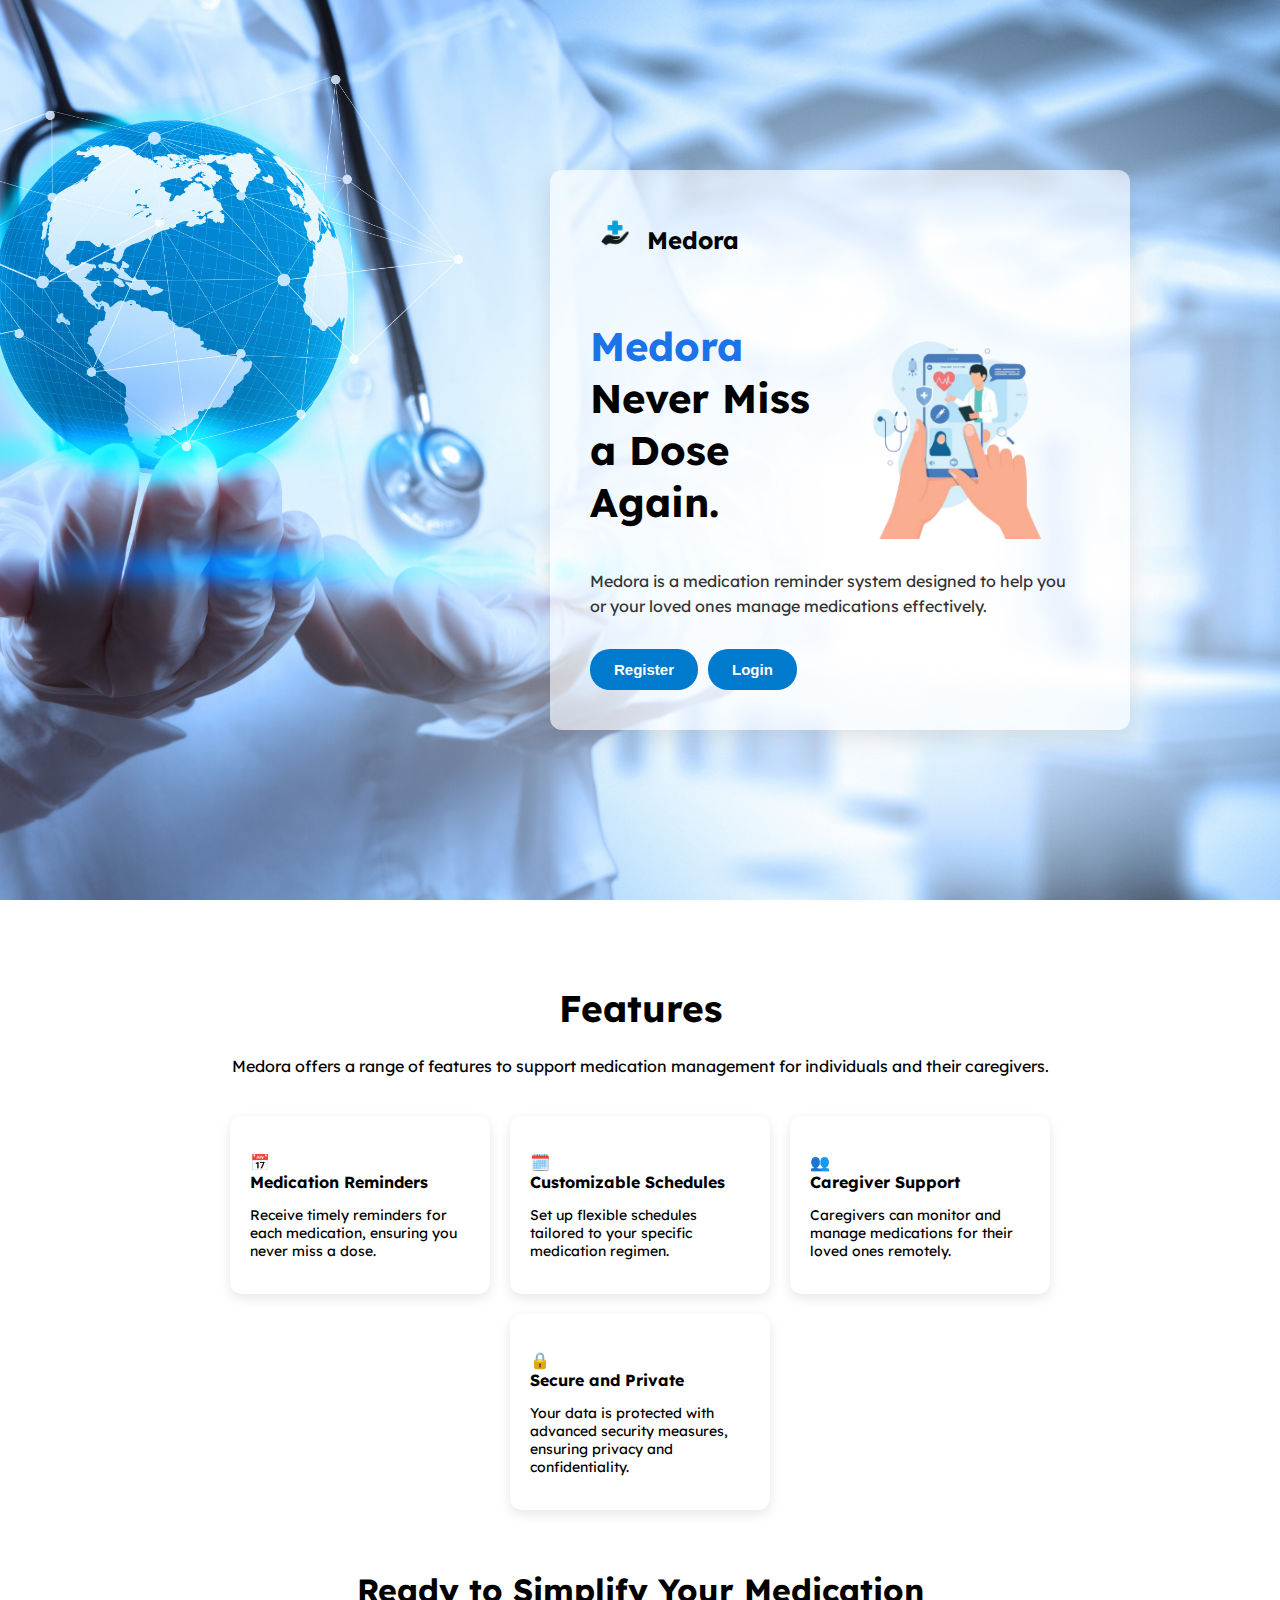
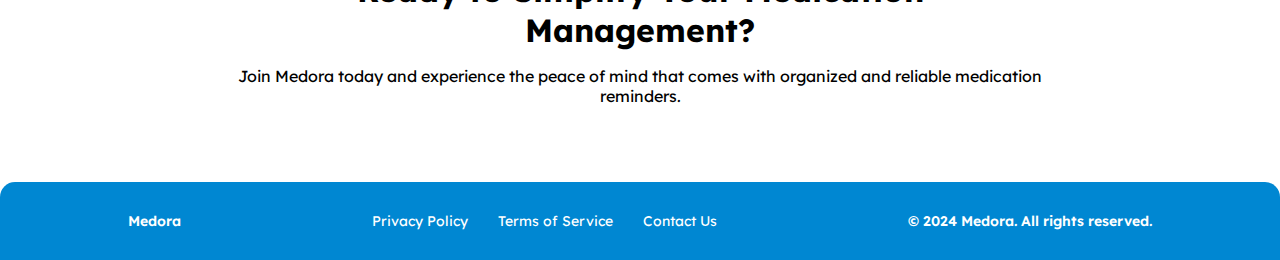
<file: src/main/webapp/index.html>
<!DOCTYPE html>
<html lang="en">
<head>
    <meta charset="UTF-8" />
    <meta name="viewport" content="width=device-width, initial-scale=1.0"/>
    <title>Medora</title>
    <link rel="stylesheet" href="index.css"/>
    <link href="https://fonts.googleapis.com/css2?family=Lexend:wght@400;600;700&display=swap" rel="stylesheet">
</head>
<body>


<!-- Hero Section -->
<section class="hero">
    <div class="hero-content">
        <div class="hero-text">
            <div class="logo-brand">
                <img src="assets/logo.png"  alt="Medora Logo" class="logo"/>
                <span class="small-brand">Medora</span>
            </div>

            <div class="brand">
                <h1>
                    <span class="big-brand">Medora</span><br>
                    <span class="nevermiss">Never Miss a Dose Again.</span>
                </h1>
                <img src="assets/pharmacy4.png" class="pharmacy" alt="pharmacyimg"/>
            </div>

            <span class="above-buttons">
        Medora is a medication reminder system designed to help you<br>
        or your loved ones manage medications effectively.
      </span>

            <div class="hero-buttons">
                <button class="login-btn" onclick="window.location.href='register/register-patient1.jsp'">Register</button>
               <button class="login-btn" onclick="window.location.href='login.jsp'">Login</button>
            </div>
        </div>
    </div>
</section>

<!-- Features Section -->
<section class="features">
    <h1>Features</h1>
    <p>Medora offers a range of features to support medication management for individuals and their caregivers.</p>
    <div class="feature-boxes">
        <div class="feature-card">
            <h3>📅<br>Medication Reminders</h3>
            <p>Receive timely reminders for each medication, ensuring you never miss a dose.</p>
        </div>
        <div class="feature-card">
            <h3>🗓️<br>Customizable Schedules</h3>
            <p>Set up flexible schedules tailored to your specific medication regimen.</p>
        </div>
        <div class="feature-card">
            <h3>👥<br>Caregiver Support</h3>
            <p>Caregivers can monitor and manage medications for their loved ones remotely.</p>
        </div>
        <div class="feature-card">
            <h3>🔒<br>Secure and Private</h3>
            <p>Your data is protected with advanced security measures, ensuring privacy and confidentiality.</p>
        </div>
    </div>
    <div class="readyto">
        <h2>Ready to Simplify Your Medication<br> Management?</h2>
        <p>Join Medora today and experience the peace of mind that comes with organized and reliable medication <br>reminders.</p>
    </div>
</section>

<!-- Footer -->
<footer class="footer">
    <div class="footer-left">Medora</div>
    <div class="footer-middle">
        <a href="#">Privacy Policy</a>
        <a href="#">Terms of Service</a>
        <a href="#">Contact Us</a>
    </div>
    <div class="footer-right">© 2024 Medora. All rights reserved.</div>
</footer>

</body>
</html>
</file>
<file: src/main/webapp/index.css>
body {
    margin: 0;
    font-family: 'Lexend', sans-serif;
    color: #000;
    font-size: 16px;
}

.hero {
    background: url("assets/landing.jpg") no-repeat center center/cover;
    height: 100vh;
    display: flex;
    align-items: center;
    background-position: center;
    background-repeat: no-repeat;
    background-size: cover;
}

.hero-content {
    width: 100%;
    display: flex;
    justify-content: flex-end;
    padding: 40px;
    margin-right: 60px;

}

.hero-text {
    width: 500px; /* reduced from 620px */
    min-height: 480px;
    background-color: rgba(255, 255, 255, 0.6);
    padding: 40px;
    margin-right:50px;
    border-radius: 12px;
    box-shadow: 0 8px 24px rgba(0, 0, 0, 0.1);
    display: flex;
    flex-direction: column;
    align-items: flex-start;
    justify-content: space-between;

}

.logo-brand {
    display: flex;
    align-items: center;
    margin-bottom: 15px;
    margin-left: -5px;
}

.logo {
    height: 60px;
}

.small-brand {
    font-weight: bold;
    font-size: 24px;
    margin-left: 2px;

}

.hero-text h1 {
    font-size: 40px; /* larger */
    margin: 0;
    line-height: 1.3;
}

.nevermiss {
    color: black;
    font-size: 40px; /* increased */
}

.brand {
    color: #1a73e8;
    font-weight: 700;
    display: flex;
    align-items: center;
    gap: 20px;
    margin: 20px 0 10px 0;
}

.pharmacy {
    max-width: 230px; /* made larger */
    margin-right:20px;
}

.above-buttons {
    margin: 15px 0;
    font-size: 16px; /* slightly larger */
    color: #333;
    line-height: 1.6;
}

.hero-buttons {
    margin-top: 10px;
    display: flex;
    gap: 10px;
}

.regis-btn,
.login-btn {
    background-color: #007acc;
    color: white;
    font-weight: bold;
    border: none;
    padding: 12px 24px;
    border-radius: 20px;
    cursor: pointer;
    font-size: 15px;
}

.regis-btn:hover,
.login-btn:hover {
    background-color: #005a99;
    transition: background-color 0.3s;
}

.features {
    padding: 60px 10%;
    text-align: center;
}

.features h1 {
    font-size: 37px;
    font-weight: 700;
}

.feature-boxes {
    display: flex;
    justify-content: center;
    flex-wrap: wrap;
    gap: 20px;
    margin-top: 40px;
}

.feature-card {
    background: #fff;
    padding: 20px;
    width: 220px;
    border-radius: 12px;
    box-shadow: 0 4px 12px rgba(0, 0, 0, 0.1);
    text-align: left;
}

.feature-card h3 {
    font-size: 16px;
    font-weight: 700;
    margin-bottom: 10px;
}

.feature-card p {
    font-size: 14px;
}

.readyto {
    margin-top: 60px;
}

.readyto h2 {
    font-size: 32px;
    font-weight: 700;
    margin-bottom: 10px;
}

.footer {
    display: flex;
    justify-content: space-between;
    align-items: center;
    background-color: #0087D2;
    color: white;
    padding: 20px 10%;
    border-top-left-radius: 15px;
    border-top-right-radius: 15px;
    font-size: 14px;
}

.footer a {
    color: white;
    text-decoration: none;
    margin: 10px 10px;
}

.footer-middle {
    display: flex;
    gap: 10px;
}

.footer-left,
.footer-right {
    font-weight: 600;
}
</file>
